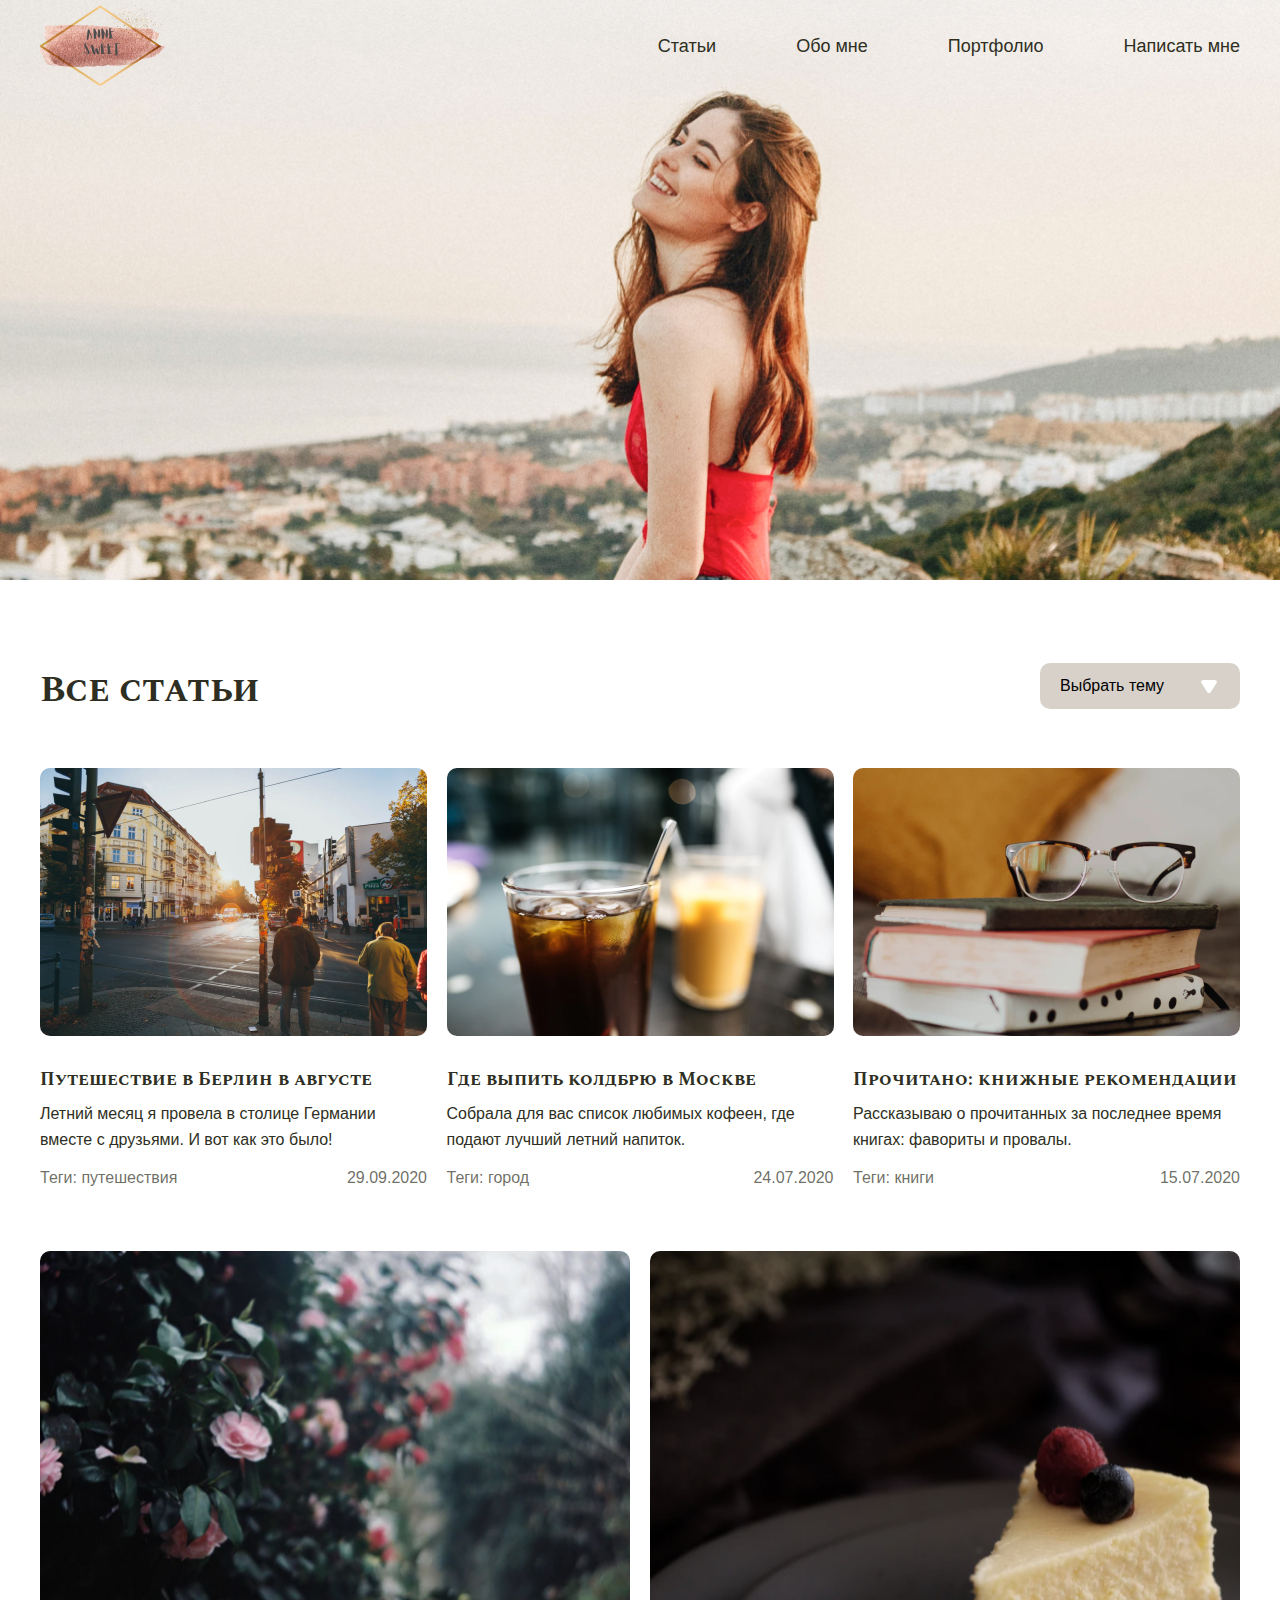
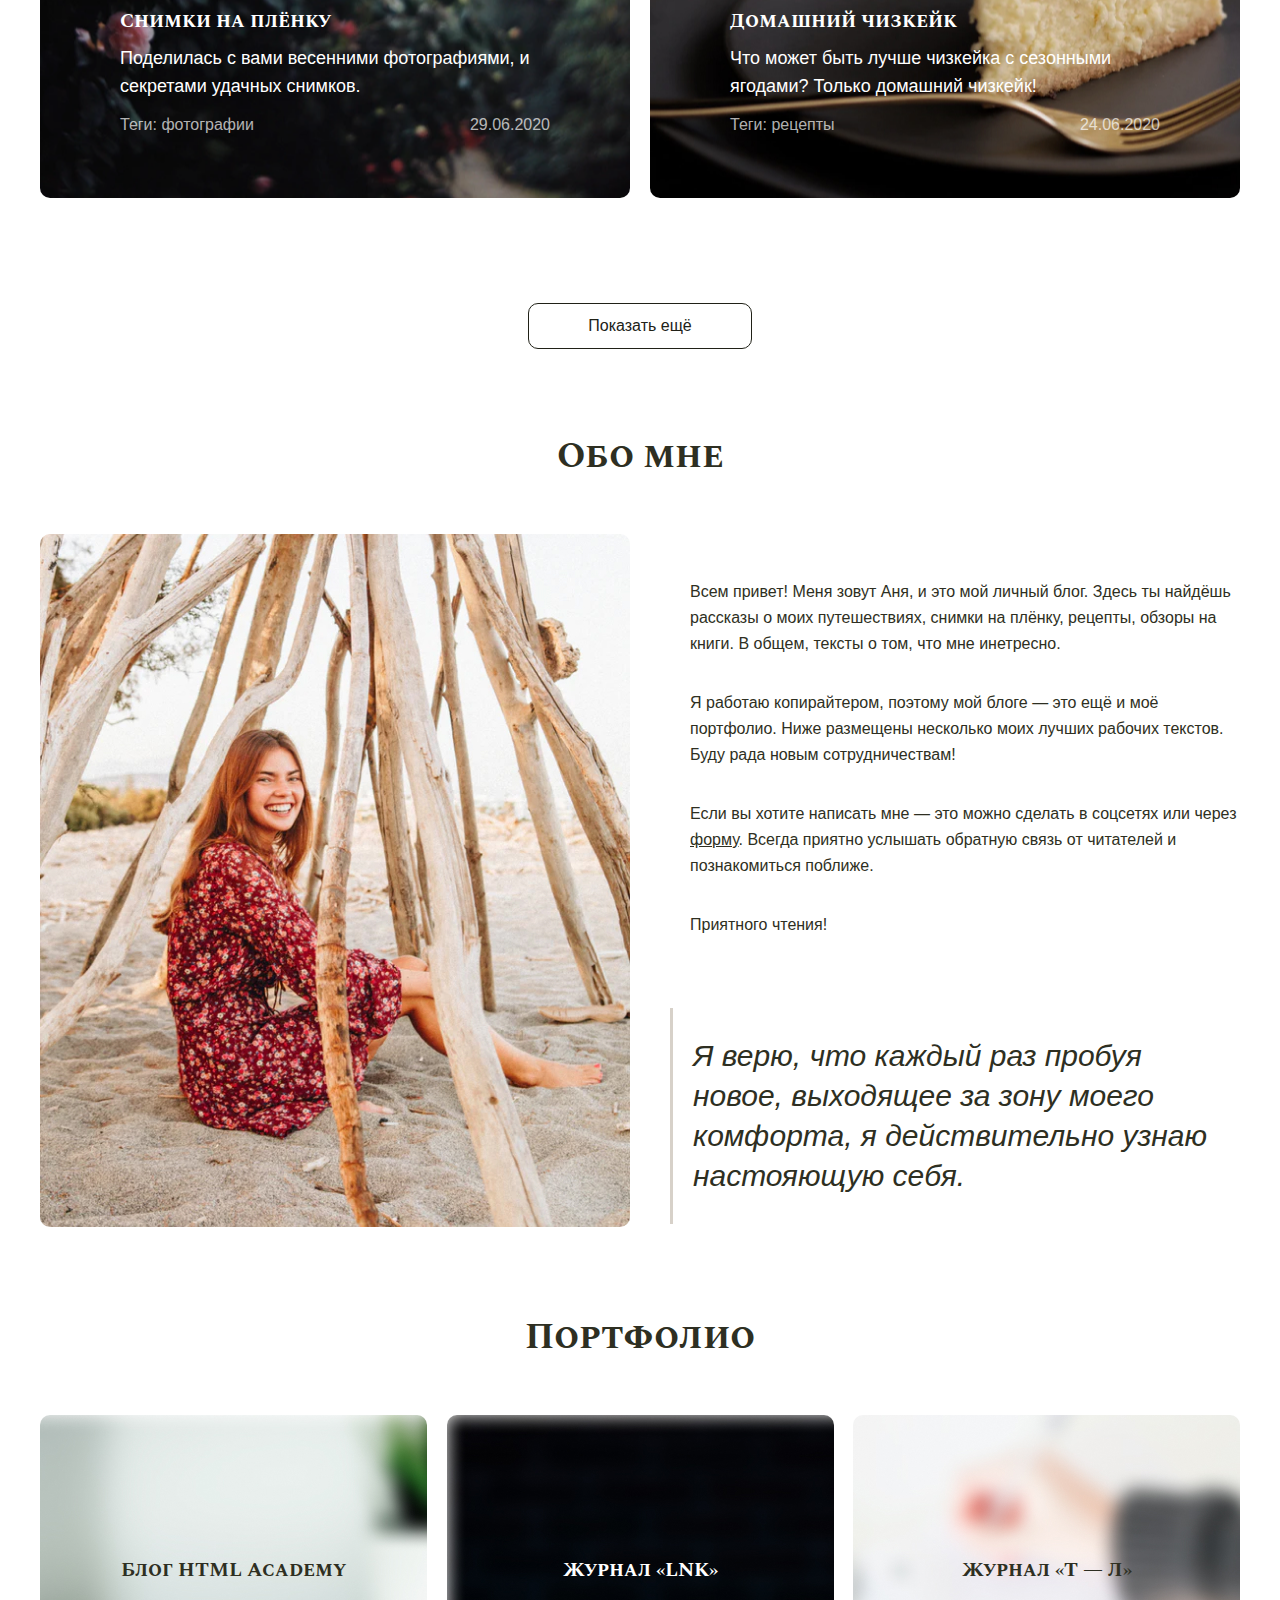
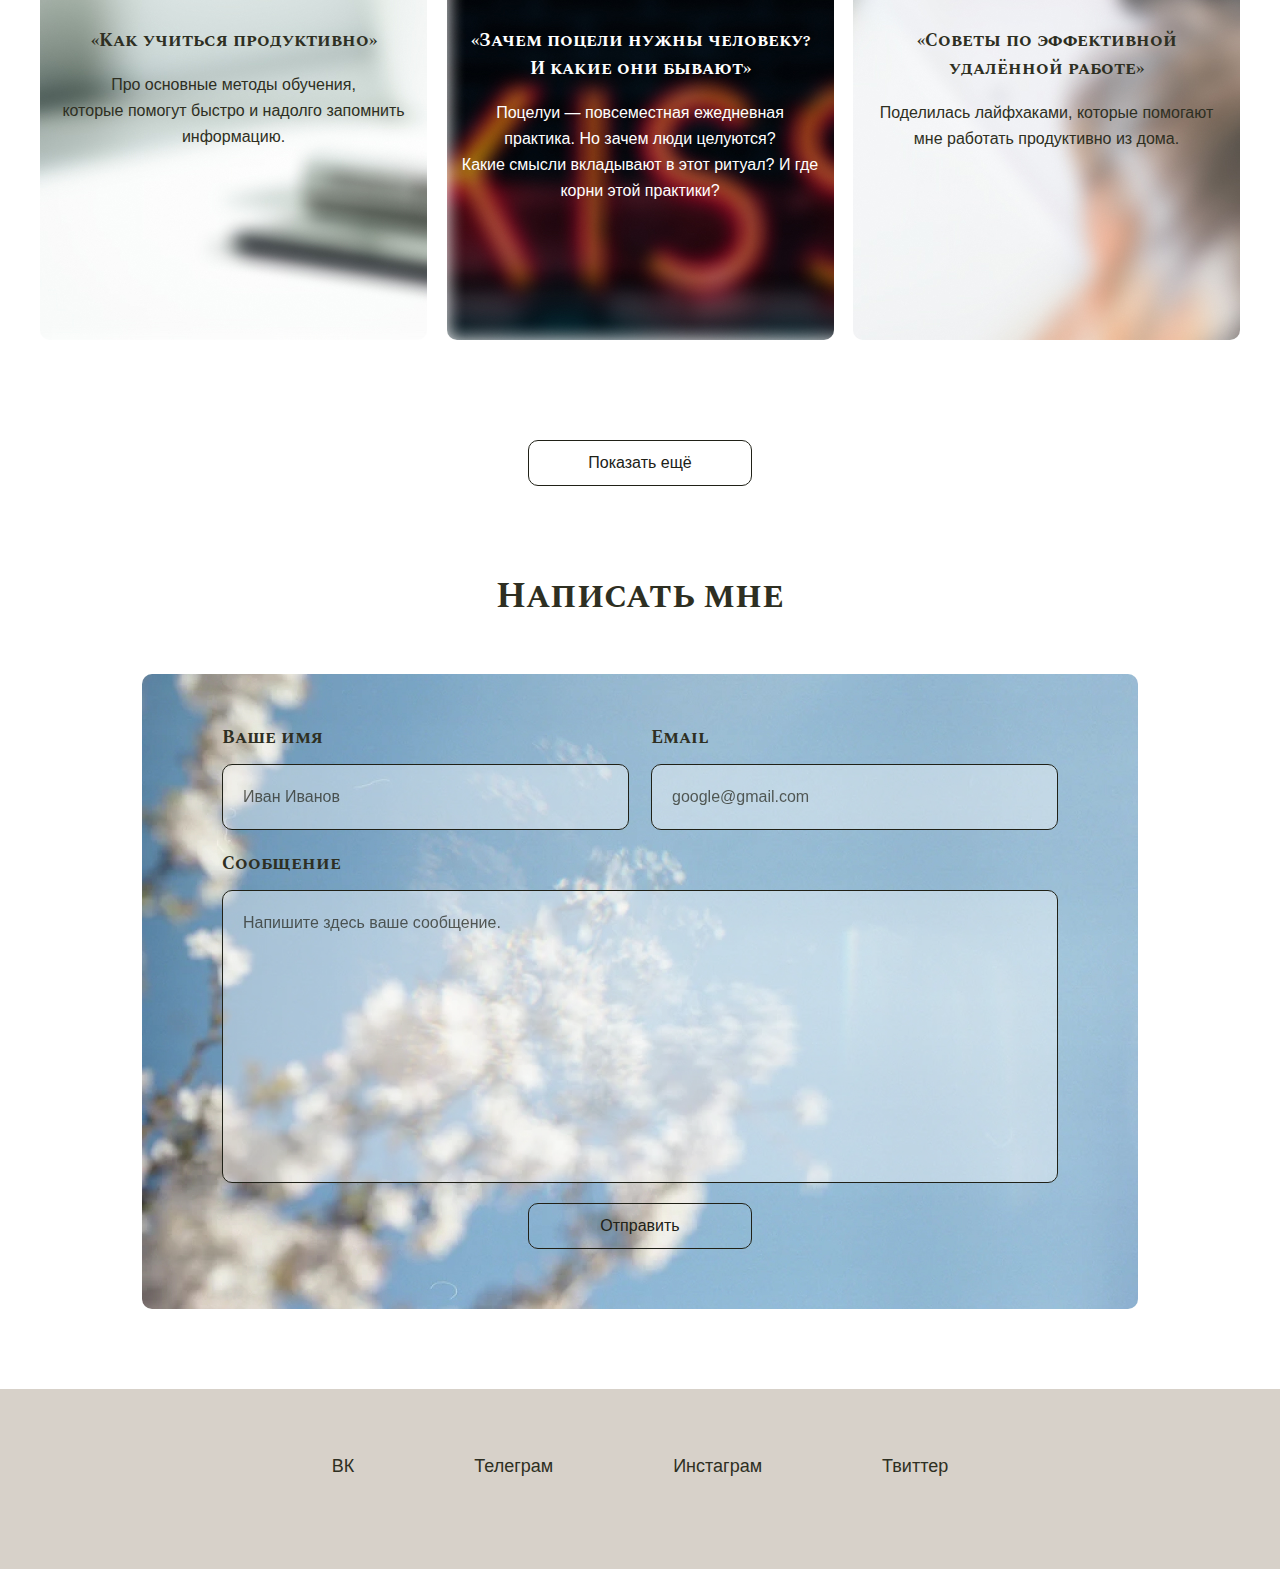
<file: index.html>
<!doctype html>
<html lang="ru">
<head>
	<meta charset="UTF-8">
	<meta name="viewport"
		  content="width=device-width, user-scalable=no, initial-scale=1.0, maximum-scale=1.0, minimum-scale=1.0">
	<meta http-equiv="X-UA-Compatible" content="ie=edge">
	<title>Anne Sweet</title>
	<link href="https://fonts.googleapis.com/css2?family=Spectral+SC:wght@700&display=swap" rel="stylesheet">
	<link rel="stylesheet" href="css/style.css">
</head>
<body>
<header class="header">
	<div class="container">
		<div class="header-logo">
			<img src="img/logo.svg" width="130" height="83" alt="Логотип Anne Sweet">
		</div>
		<nav class="nav">
			<ul class="nav-list">
				<li class="nav-item">
					<a class="nav-link" href="#articles">Статьи</a>
				</li>
				<li class="nav-item">
					<a class="nav-link" href="#about">Обо мне</a>
				</li>
				<li class="nav-item">
					<a class="nav-link" href="#portfolio">Портфолио</a>
				</li>
				<li class="nav-item">
					<a class="nav-link" href="#contact">Написать мне</a>
				</li>
			</ul>
		</nav>
	</div>
</header>
<main>

	<section class="banner banner-index"></section>

	<section id="articles" class="articles">
		<div class="container">
			<h2 class="articles-title">Все статьи</h2>
			<div class="articles-select-wrapper">
				<select class="articles-select" name="theme" id="theme">
					<option value="default">Выбрать тему</option>
					<option value="Путешествия">Путешествия</option>
					<option value="Город">Город</option>
					<option value="Книги">Книги</option>
					<option value="Фотографии">Фотографии</option>
					<option value="Рецепты">Рецепты</option>
					<option value="Все статьи">Все статьи</option>
				</select>
			</div>
			<ul class="articles-small-list">
				<li class="articles-small-item">
					<a href="article.html" class="articles-small-link">
						<img class="articles-small-img" width="387" height="268" src="img/articles-small-1.jpg" alt="Статья 1">
						<h3 class="articles-small-title">Путешествие в Берлин в августе </h3>
						<p class="articles-small-text">Летний месяц я провела в столице Германии вместе с друзьями. И вот как это было!</p>
						<div class="articles-small-info">
							<p class="articles-small-tag">Теги: путешествия</p>
							<p class="articles-small-date">29.09.2020</p>
						</div>
					</a>
				</li>
				<li class="articles-small-item">
					<a href="article.html" class="articles-small-link">
						<img class="articles-small-img" width="387" height="268" src="img/articles-small-2.jpg" alt="Статья 2">
						<h3 class="articles-small-title">Где выпить колдбрю в Москве</h3>
						<p class="articles-small-text">Собрала для вас список любимых кофеен, где подают лучший летний напиток.</p>
						<div class="articles-small-info">
							<p class="articles-small-tag">Теги: город</p>
							<p class="articles-small-date">24.07.2020</p>
						</div>
					</a>
				</li>
				<li class="articles-small-item">
					<a href="article.html" class="articles-small-link">
						<img class="articles-small-img" width="387" height="268" src="img/articles-small-3.jpg" alt="Статья 3">
						<h3 class="articles-small-title">Прочитано: книжные рекомендации</h3>
						<p class="articles-small-text">Рассказываю о прочитанных за последнее время книгах: фавориты и провалы.</p>
						<div class="articles-small-info">
							<p class="articles-small-tag">Теги: книги</p>
							<p class="articles-small-date">15.07.2020</p>
						</div>
					</a>
				</li>
			</ul>
			<ul class="articles-big-list">
				<li class="articles-big-item">
					<a href="article.html" class="articles-big-link articles-big-link-1">
						<h3 class="articles-big-title">Снимки на плёнку</h3>
						<p class="articles-big-text">Поделилась с вами весенними фотографиями, и секретами удачных снимков.</p>
						<div class="articles-big-info">
							<p class="articles-big-tag">Теги: фотографии</p>
							<p class="articles-big-date">29.06.2020</p>
						</div>
					</a>
				</li>
				<li class="articles-big-item">
					<a href="article.html" class="articles-big-link articles-big-link-2">
						<h3 class="articles-big-title">Домашний чизкейк</h3>
						<p class="articles-big-text">Что может быть лучше чизкейка с сезонными ягодами? Только домашний чизкейк!</p>
						<div class="articles-big-info">
							<p class="articles-big-tag">Теги: рецепты</p>
							<p class="articles-big-date">24.06.2020</p>
						</div>
					</a>
				</li>
			</ul>
			<button class="article-btn">Показать ещё</button>
		</div>
	</section>

	<section id="about" class="about">
		<div class="container">
			<h2 class="about-title">Обо мне</h2>
			<div class="about-wrapper">
				<img class="about-img" src="img/about-img.jpg" width="590" height="693" alt="Anne Sweet на пляже">
				<div class="about-info">
					<div class="about-info-text">
						<p>Всем привет! Меня зовут Аня, и это мой личный блог. Здесь ты найдёшь рассказы о моих путешествиях, снимки на плёнку, рецепты, обзоры на книги. В общем, тексты о том, что мне инетресно.</p>
						<p>Я работаю копирайтером, поэтому мой блоге — это ещё и моё портфолио. Ниже размещены несколько моих лучших рабочих текстов. Буду рада новым сотрудничествам!</p>
						<p>Если вы хотите написать мне — это можно сделать в соцсетях или через <a href="#contact">форму</a>. Всегда приятно услышать обратную связь от читателей и познакомиться поближе.</p>
						<p>Приятного чтения!</p>
					</div>
					<blockquote class="about-blockquote">
						Я верю, что каждый раз пробуя новое, выходящее за зону моего комфорта, я действительно узнаю настояющую себя.
					</blockquote>
				</div>
			</div>
		</div>	
	</section>

	<section id="portfolio" class="portfolio">
		<div class="container">
			<h2 class="portfolio-title">Портфолио</h2>
			<div class="portfolio-wrapper">
				<a class="portfolio-card portfolio-card-1" href="article.html" target="_blank">
					<p class="portfolio-card-name">Блог HTML Academy</p>
					<h3 class="portfolio-card-title">«Как учиться продуктивно»</h3>
					<p class="portfolio-card-text">Про основные методы обучения, которые&nbsp;помогут быстро и надолго запомнить информацию.</p>
				</a>
				<a class="portfolio-card portfolio-card-2" href="article.html" target="_blank">
					<p class="portfolio-card-name">Журнал «LNK»</p>
					<h3 class="portfolio-card-title">«Зачем поцели нужны человеку? И&nbsp;какие они бывают»</h3>
					<p class="portfolio-card-text">Поцелуи — повсеместная ежедневная практика. Но зачем люди целуются? Какие&nbsp;смысли вкладывают в этот ритуал? И&nbsp;где корни этой практики?</p>
				</a>
				<a class="portfolio-card portfolio-card-3" href="article.html" target="_blank">
					<p class="portfolio-card-name">Журнал «Т — Л»</p>
					<h3 class="portfolio-card-title">«Советы по эффективной удалённой работе»</h3>
					<p class="portfolio-card-text">Поделилась лайфхаками, которые помогают мне работать продуктивно из дома. </p>
				</a>
			</div>
			<button class="portfolio-btn">Показать ещё</button>
		</div>
	</section>

	<section id="contact" class="contact">
		<div class="container">
			<h2 class="contact-title">Написать мне</h2>
			<fotm class="contact-form">
				<div class="contact-form-half">
					<label class="contact-label" for="name">Ваше имя</label>
					<input class="contact-input" type="text" id="name" name="name" placeholder="Иван Иванов" required>
				</div>
				<div class="contact-form-half">
					<label class="contact-label" for="email">Email</label>
					<input class="contact-input" type="email" id="email" name="name" placeholder="google@gmail.com" required>
				</div>
				<label class="contact-label" for="message">Сообщение</label>
				<textarea class="contact-textarea" id="message" name="message" placeholder="Напишите здесь ваше сообщение." rows="17" minlength="10" maxlength="200"></textarea>
				<input class="contact-btn" type="submit" value="Отправить">
			</fotm>
		</div>
	</section>
</main>

<footer class="footer">
	<div class="container">
		<ul class="footer-list">
			<li class="footer-item">
				<a class="footer-link" href="https://vk.com/htmlacademy" target="_blank">ВК</a>
			</li>
			<li class="footer-item">
				<a class="footer-link" href="tg://resolve?domain=htmlacademy" target="_blank">Телеграм</a>
			</li>
			<li class="footer-item">
				<a class="footer-link" href="https://www.instagram.com/htmlacademy/" target="_blank">Инстаграм</a>
			</li>
			<li class="footer-item">
				<a class="footer-link" href="https://twitter.com/htmlacademy_ru" target="_blank">Твиттер</a>
			</li>
		</ul>
	</div>
</footer>
</body>
</html>
</file>
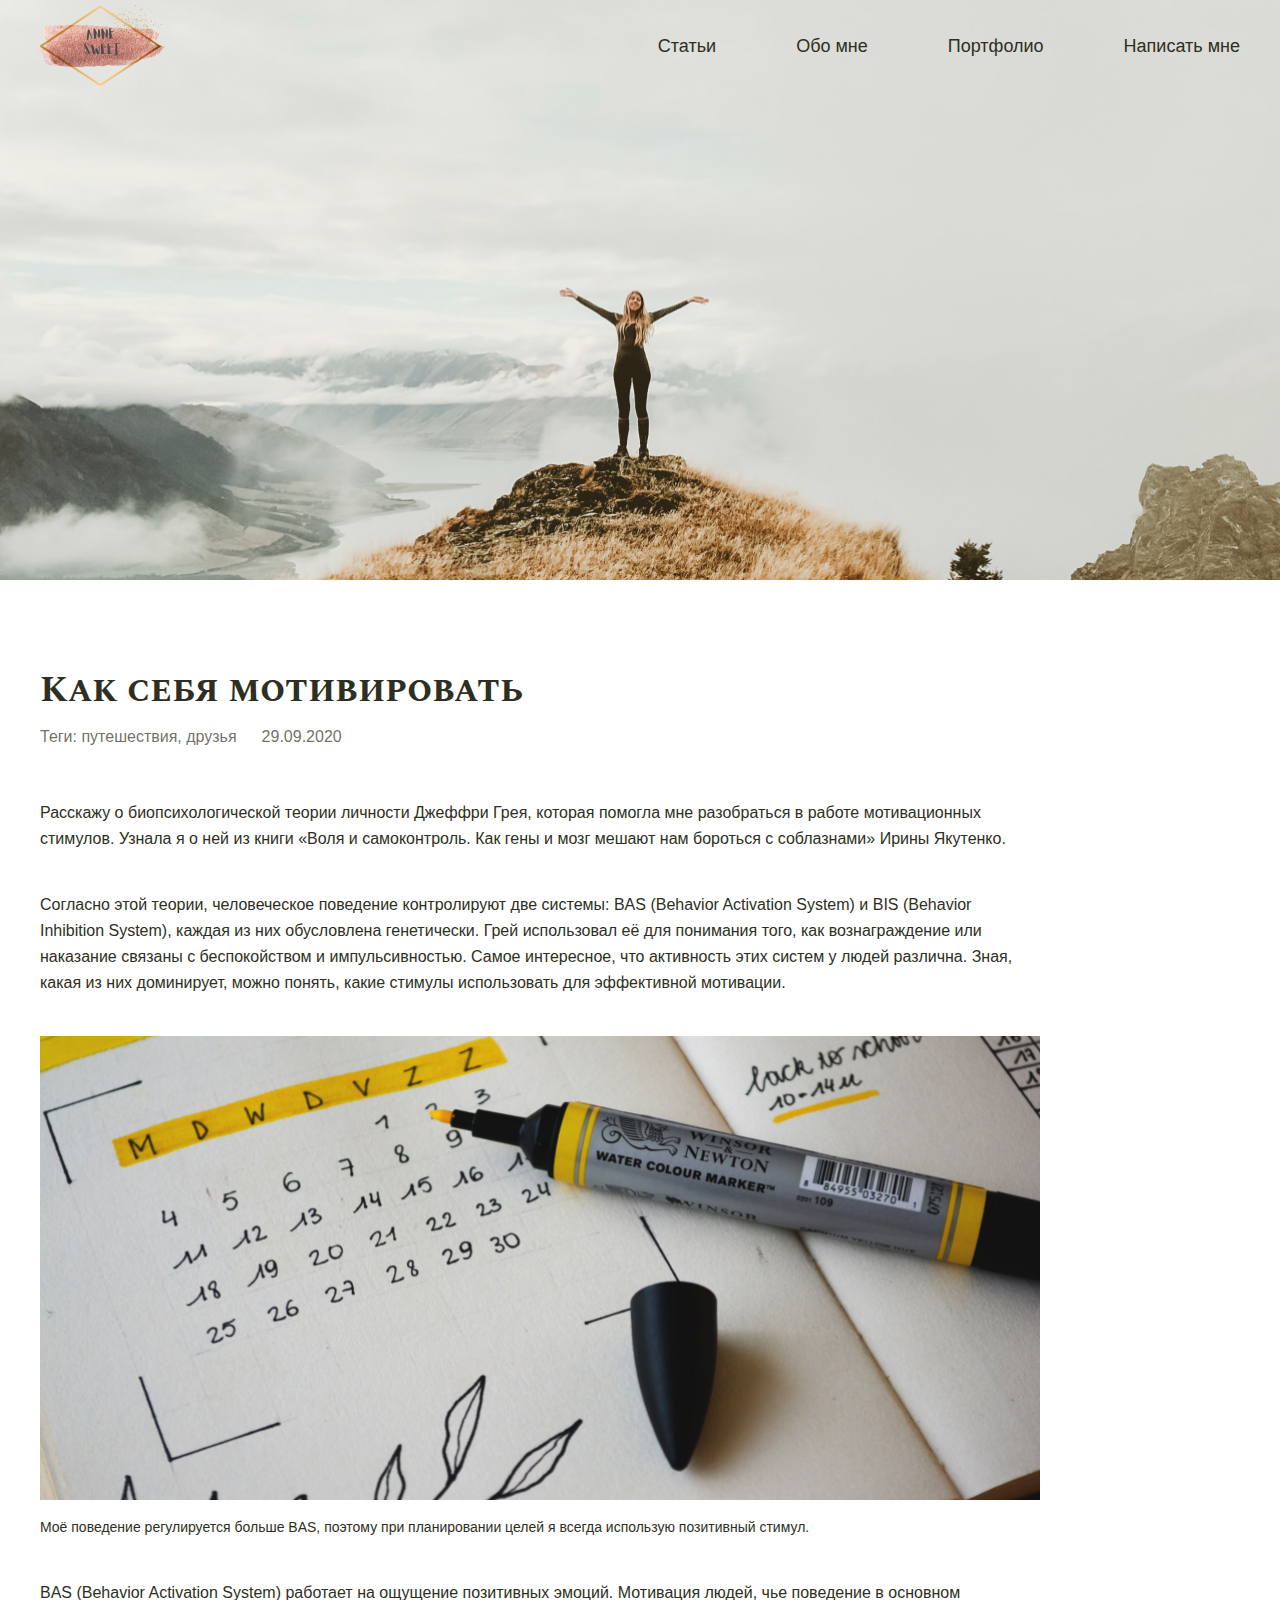
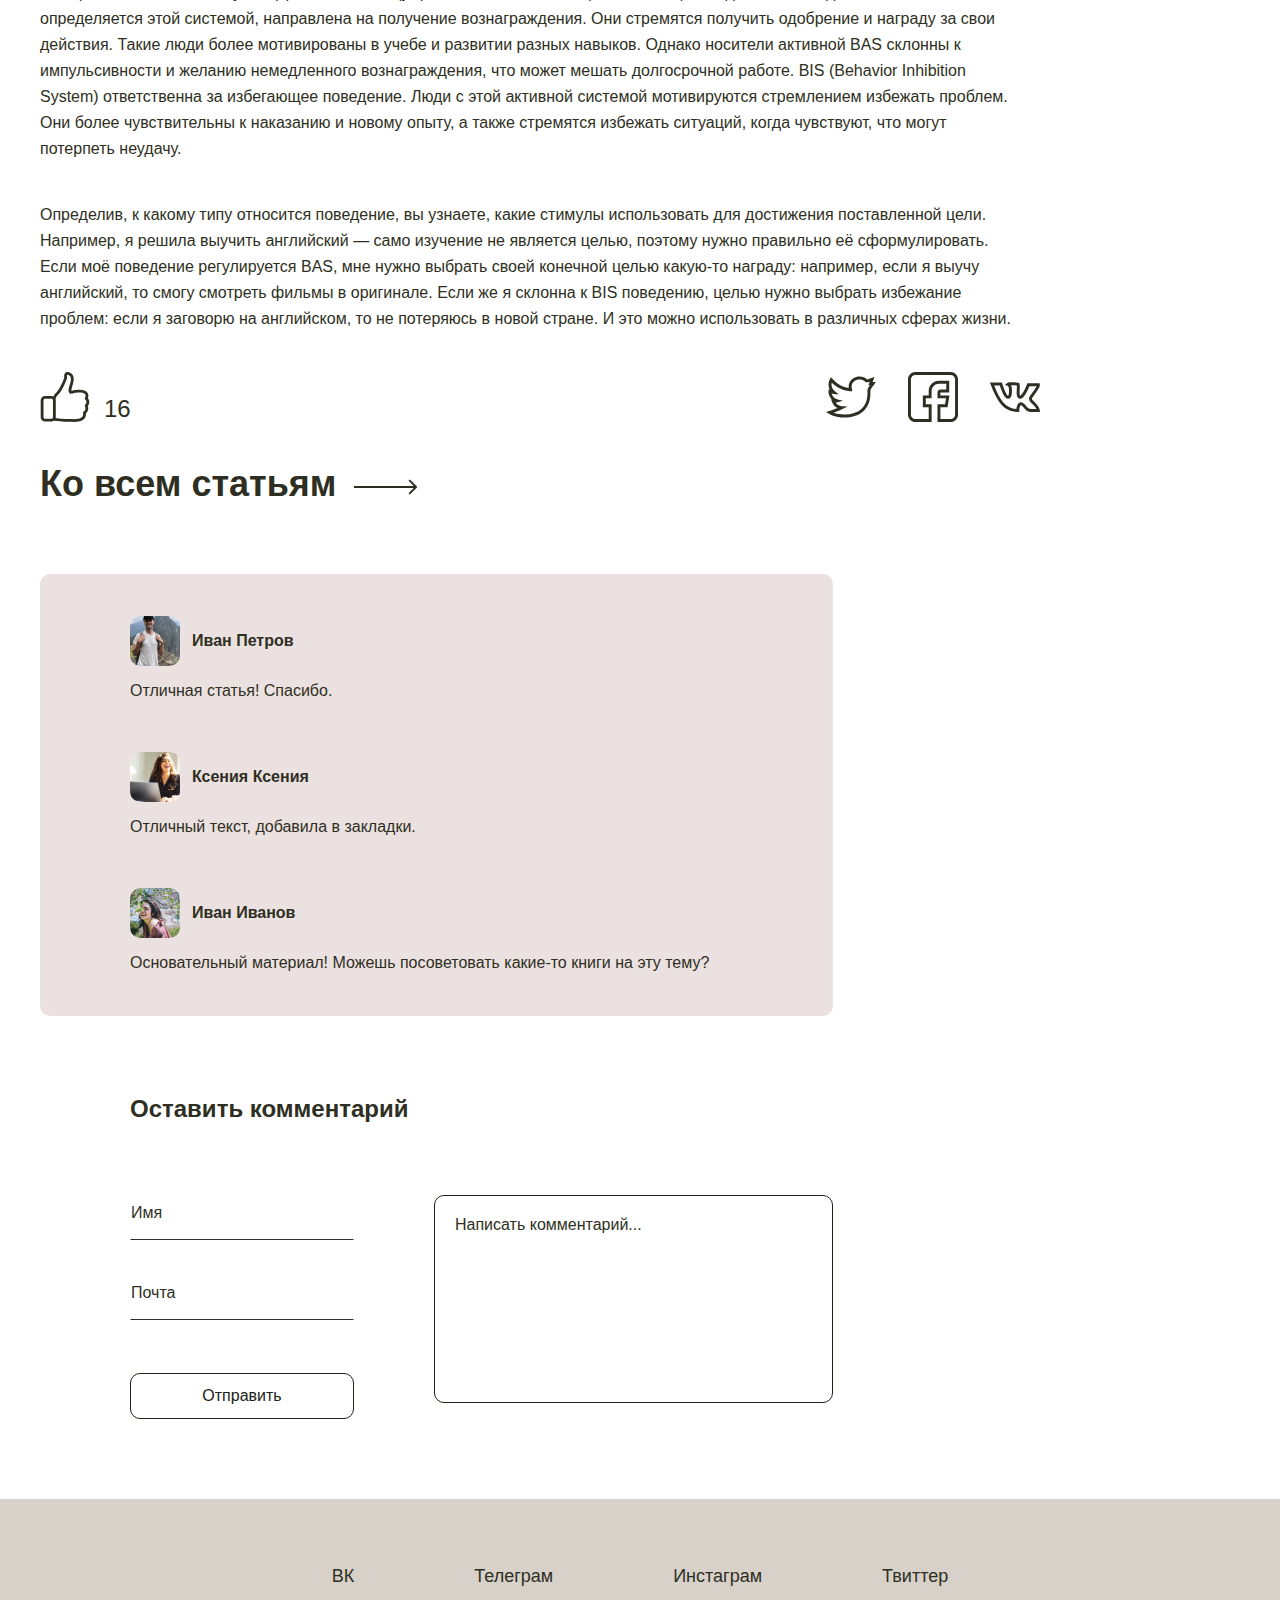
<file: article.html>
<!doctype html>
<html lang="ru">
<head>
	<meta charset="UTF-8">
	<meta name="viewport"
		  content="width=device-width, user-scalable=no, initial-scale=1.0, maximum-scale=1.0, minimum-scale=1.0">
	<meta http-equiv="X-UA-Compatible" content="ie=edge">
	<title>Как себя мотивировать | Anne Sweet</title>
	<link href="https://fonts.googleapis.com/css2?family=Spectral+SC:wght@700&display=swap" rel="stylesheet">
	<link rel="stylesheet" href="css/style.css">
</head>
<body>
<header class="header">
	<div class="container">
		<a class="header-logo" href="index.html">
			<img src="img/logo.svg" width="130" height="83" alt="Логотип Anne Sweet">
		</a>
		<nav class="nav">
			<ul class="nav-list">
				<li class="nav-item">
					<a class="nav-link" href="index.html#articles">Статьи</a>
				</li>
				<li class="nav-item">
					<a class="nav-link" href="index.html#about">Обо мне</a>
				</li>
				<li class="nav-item">
					<a class="nav-link" href="index.html#portfolio">Портфолио</a>
				</li>
				<li class="nav-item">
					<a class="nav-link" href="index.html#contact">Написать мне</a>
				</li>
			</ul>
		</nav>
	</div>
</header>
<main>

	<section class="banner banner-article"></section>
	<section class="article">
		<div class="container">
			<div class="article-wrapper">
				<h2 class="article-title">Как себя мотивировать</h2>
				<div class="article-info">
					<p class="article-tag">Теги: путешествия, друзья</p>
					<p class="article-date">29.09.2020</p>
				</div>
				<div class="article-content">
					<p class="article-text">Расскажу о биопсихологической теории личности Джеффри Грея, которая помогла мне разобраться в работе мотивационных стимулов. Узнала я о ней из книги «Воля и самоконтроль. Как гены и мозг мешают нам бороться с соблазнами» Ирины Якутенко.</p>
					<p class="article-text">Согласно этой теории, человеческое поведение контролируют две системы: BAS (Behavior Activation System) и BIS (Behavior Inhibition System), каждая из них обусловлена генетически. Грей использовал её для понимания того, как вознаграждение или наказание связаны с беспокойством и импульсивностью. Самое интересное, что активность этих систем у людей различна. Зная, какая из них доминирует, можно понять, какие стимулы использовать для эффективной мотивации.</p>
					<figure class="article-figure">
						<img class="article-img" src="img/article-img.jpg" alt="Календарь">
						<figcaption  class="article-figcaption">Моё поведение регулируется больше BAS, поэтому при планировании целей я всегда использую позитивный стимул.</figcaption>
					</figure>
					<p class="article-text">BAS (Behavior Activation System) работает на ощущение позитивных эмоций. Мотивация людей, чье поведение в основном определяется этой системой, направлена на получение вознаграждения. Они стремятся получить одобрение и награду за свои действия. Такие люди более мотивированы в учебе и развитии разных навыков. Однако носители активной BAS склонны к импульсивности и желанию немедленного вознаграждения, что может мешать долгосрочной работе. BIS (Behavior Inhibition System) ответственна за избегающее поведение. Люди с этой активной системой мотивируются стремлением избежать проблем. Они более чувствительны к наказанию и новому опыту, а также стремятся избежать ситуаций, когда чувствуют, что могут потерпеть неудачу.</p>
					<p class="article-text">Определив, к какому типу относится поведение, вы узнаете, какие стимулы использовать для достижения поставленной цели. Например, я решила выучить английский — само изучение не является целью, поэтому нужно правильно её сформулировать. Если моё поведение регулируется BAS, мне нужно выбрать своей конечной целью какую-то награду: например, если я выучу английский, то смогу смотреть фильмы в оригинале. Если же я склонна к BIS поведению, целью нужно выбрать избежание проблем: если я заговорю на английском, то не потеряюсь в новой стране. И это можно использовать в различных сферах жизни.</p>
				</div>
				<div class="article-btn-wrapper">
					<div class="article-like">
						<button class="article-like-btn">Лайк</button>
						<span class="article-like-count">16</span>
					</div>
					<ul class="article-social-list">
						<li class="article-social-item">
							<a class="article-social-link article-social-link-tw" href="https://twitter.com/htmlacademy_ru" target="_blank">Twitter</a>
						</li>
						<li class="article-social-item">
							<a class="article-social-link article-social-link-fb" href="https://www.facebook.com/htmlacademy" target="_blank">Facebook</a>
						</li>
						<li class="article-social-item">
							<a class="article-social-link article-social-link-vk" href="https://vk.com/htmlacademy" target="_blank">ВК</a>
						</li>
					</ul>
				</div>
				<a class="article-link-back" href="index.html#articles">Ко всем статьям</a>
			</div>
		</div>
	</section>

	<section class="comments">
		<div class="container">
			<div class="comments-wrapper">
				<ul class="comments-list">
					<li class="comments-item">
						<div class="comments-user">
							<img class="comments-user-img" width="50" height="50" src="img/comments-user-1.png" alt="Фото пользователя Иван Петров">
							<p class="comments-user-name">Иван Петров</p>
						</div>
						<p class="comments-text">Отличная статья! Спасибо.</p>
					</li>
					<li class="comments-item">
						<div class="comments-user">
							<img class="comments-user-img" width="50" height="50" src="img/comments-user-2.png" alt="Фото пользователя Ксения Ксения">
							<p class="comments-user-name">Ксения Ксения</p>
						</div>
						<p class="comments-text">Отличный текст, добавила в закладки.</p>
					</li>
					<li class="comments-item">
						<div class="comments-user">
							<img class="comments-user-img" width="50" height="50" src="img/comments-user-3.png" alt="Фото пользователя Иван Иванов">
							<p class="comments-user-name">Иван Иванов</p>
						</div>
						<p class="comments-text">Основательный материал! Можешь посоветовать какие-то книги на эту тему?</p>
					</li>
				</ul>
				<div class="comments-form-wrapper">
					<h3 class="comments-form-name">Оставить комментарий</h3>
					<form class="comments-form">
						<div class="comments-form-info">
							<input class="comments-input" type="text" id="name" name="name" placeholder="Имя" required>
							<input class="comments-input" type="email" id="email" name="name" placeholder="Почта" required>
							<input class="comments-btn" type="submit" value="Отправить">
						</div>
						<textarea class="comments-textarea" id="comment" name="comment" placeholder="Написать комментарий..." rows="12"  minlength="10" maxlength="200"></textarea>
					</form>
				</div>
			</div>
		</div>
	</section>

</main>

<footer class="footer">
	<div class="container">
		<ul class="footer-list">
			<li class="footer-item">
				<a class="footer-link" href="https://vk.com/htmlacademy" target="_blank">ВК</a>
			</li>
			<li class="footer-item">
				<a class="footer-link" href="tg://resolve?domain=htmlacademy" target="_blank">Телеграм</a>
			</li>
			<li class="footer-item">
				<a class="footer-link" href="https://www.instagram.com/htmlacademy/" target="_blank">Инстаграм</a>
			</li>
			<li class="footer-item">
				<a class="footer-link" href="https://twitter.com/htmlacademy_ru" target="_blank">Твиттер</a>
			</li>
		</ul>
	</div>
</footer>
</body>
</html>
</file>
<file: css/style.css>
* {
    margin: 0;
    padding: 0;
}
body {
    font-family: 'Open Sans', Arial, sans-serif;
    color: #2E2F22;
}
.container {
    max-width: 1200px;
    padding: 0 20px;
    margin: 0 auto;
}

.header .container {
    min-height: 92px;
    display: flex;
    align-items: center;
    justify-content: space-between;
}

.header .header-logo img {
    width: 130px;
    height: 83px;
}

.header .nav-list {
    display: flex;
    list-style: none;
}

.header .nav-item {
    margin-right: 80px;
}
.header .nav-item:last-child {
    margin-right: 0;
}

.header .nav-link {
    font-weight: normal;
    font-size: 18px;
    line-height: 25px;
    color: #2E2F22;
    text-decoration: none;
    transition: .3s;
}
.header .nav-link:hover {
    opacity: .8;
}

.banner {
    max-width: 1440px;
    background-repeat: no-repeat;
    background-size: cover;
    background-position: 50% 0;
    height: 580px;
    margin: -92px auto 0;
}
.banner.banner-index {
    background-image: url(../img/banner-index.jpg);
}
.banner.banner-article {
    background-image: url(../img/banner-article.jpg);
}

.articles .container {
    padding-top: 83px;
    padding-bottom: 40px;
    position: relative;
}
.articles .articles-select-wrapper {
    position: absolute;
    display: inline-block;
    top: 83px;
    right: 20px;
    height: 47px;
}
.articles .articles-select-wrapper:before {
    content: "";
    position: absolute;
    top: 50%;
    right: 20px;
    transform: translateY(-50%);
    width: 22px;
    height: 20px;
    background: url(../img/article-select-arrow.svg) no-repeat 50% 50% / 16px 14px;
    z-index: 2;
}
.articles .articles-select {
    display: inline-block;
    background: #D7D1C9;
    border-radius: 10px;
    min-width: 200px;
    box-sizing: border-box;
    position: relative;
    font-size: 16px;
    line-height: 22px;
    padding: 12px 50px 12px 20px;
    outline: none;
    margin-bottom: -10px;
    -moz-appearance: none;
    -webkit-appearance: none;
    appearance: none;
    border: none;
}
.articles .articles-title {
    font-family: 'Spectral SC', serif;
    font-weight: bold;
    font-size: 36px;
    line-height: 55px;
    margin-bottom: 50px;
}
.articles .articles-small-list {
    display: flex;
    list-style: none;
    margin-bottom: 60px;
    justify-content: space-between;
}

.articles .articles-small-item {
    width: 387px;
}
.articles .articles-small-link {
    display: block;
    color: #2E2F22;
    text-decoration: none;
    transition: .3s;
}
.articles .articles-small-link:hover {
    opacity: .9;
}
.articles .articles-small-img {
    border-radius: 10px;
    margin-bottom: 26px;
}

.articles .articles-small-title {
    font-family: 'Spectral SC', serif;
    font-weight: bold;
    font-size: 18px;
    line-height: 27px;
    margin-bottom: 8px;
}
.articles .articles-small-text {
    font-weight: normal;
    font-size: 16px;
    line-height: 26px;
    margin-bottom: 12px;
}
.articles .articles-small-info {
    display: flex;
    justify-content: space-between;
}
.articles .articles-small-info .articles-small-tag {
    font-size: 16px;
    line-height: 26px;
    color: rgba(46, 47, 34, 0.7);
}
.articles .articles-small-info .articles-small-date {
    font-size: 16px;
    line-height: 26px;
    color: rgba(46, 47, 34, 0.7);
}
.articles .articles-big-list {
    display: flex;
    justify-content: space-between;
    list-style: none;
    margin-bottom: 100px;
}
.articles .articles-big-item {
    width: 590px;
    height: 552px;
}
.articles .articles-big-link {
    display: block;
    background-repeat: no-repeat;
    background-size: cover;
    background-position: 50% 50%;
    padding: 355px 80px 60px;
    color: #FFF;
    text-decoration: none;
    transition: .3s;
    border-radius: 10px;
}
.articles  .articles-big-link:hover {
    opacity: .9;
}
.articles  .articles-big-link.articles-big-link-1 {
    background-image: url(../img/articles-big-1.jpg);
}
.articles  .articles-big-link.articles-big-link-2 {
    background-image: url(../img/articles-big-2.jpg);
}
.articles .articles-big-title {
    font-family: 'Spectral SC', serif;
    font-weight: bold;
    font-size: 20px;
    line-height: 30px;
    margin-bottom: 8px;
}
.articles .articles-big-text {
    font-weight: normal;
    font-size: 18px;
    line-height: 28px;
    margin-bottom: 12px;
}
.articles .articles-big-info {
    display: flex;
    justify-content: space-between;
}
.articles .articles-big-info .articles-big-tag {
    font-size: 16px;
    line-height: 26px;
    color: rgba(255, 255, 255, 0.7);
}
.articles .articles-big-info .articles-big-date {
    font-size: 16px;
    line-height: 26px;
    color: rgba(255, 255, 255, 0.7);
}
.articles .article-btn {
    margin: 0 auto;
    display: flex;
    justify-content: center;
    align-items: center;
    text-align: center;
    border: 1px solid #202117;
    border-radius: 10px;
    width: 224px;
    height: 46px;
    font-size: 16px;
    line-height: 22px;
    color: #202117;
    background: #fff;
    transition: .3s;
    cursor: pointer;
}
.articles .article-btn:hover {
    opacity: .8;
}
.about .container {
    padding-top: 40px;
    padding-bottom: 43px;
}
.about .about-title {
    font-family: 'Spectral SC', serif;
    font-weight: bold;
    font-size: 36px;
    line-height: 55px;
    margin-bottom: 50px;
    text-align: center;
}
.about .about-wrapper {
    display: flex;
    justify-content: space-between;
}
.about .about-img {
    display: block;
    width: 590px;
    height: 693px;
    border-radius: 10px;
}
.about .about-info {
    width: 570px;
}
.about .about-info-text {
    padding: 45px 0 70px 20px;
}
.about .about-info-text p {
    font-size: 16px;
    line-height: 26px;
    margin-bottom: 33px;
}
.about .about-info-text p:last-child {
    margin-bottom: 0;
}
.about .about-info-text p a {
    color: #2E2F22;
    transition: .3s;
}
.about .about-info-text p a:hover {
    opacity: .8;
}
.about .about-blockquote {
    border-left: 3px solid #D7D1C9;
    padding: 28px 0 28px 20px;
    font-style: italic;
    font-weight: normal;
    font-size: 30px;
    line-height: 40px;
}
.portfolio {
    padding-top: 40px;
    padding-bottom: 43px;
}
.portfolio .portfolio-title {
    font-family: 'Spectral SC', serif;
    font-weight: bold;
    font-size: 36px;
    line-height: 55px;
    margin-bottom: 50px;
    text-align: center;
}
.portfolio .portfolio-wrapper {
    display: flex;
    justify-content: space-between;
    margin-bottom: 100px;
}
.portfolio .portfolio-card {
    display: block;
    width: 387px;
    height: 525px;
    border-radius: 10px;
    background-repeat: no-repeat;
    background-size: cover;
    background-position: 50% 50%;
    padding: 140px 15px 20px;
    box-sizing: border-box;
    text-align: center;
    text-decoration: none;
    transition: .3s;
}
.portfolio .portfolio-card:hover {
    opacity: .9;
}
.portfolio .portfolio-card.portfolio-card-1 {
    background-image: url(../img/portfolio-bg-1.jpg);
    color: #2E2F22;
}
.portfolio .portfolio-card.portfolio-card-2 {
    background-image: url(../img/portfolio-bg-2.jpg);
    color: #FFF;
}
.portfolio .portfolio-card.portfolio-card-3 {
    background-image: url(../img/portfolio-bg-3.jpg);
    color: #2E2F22;
}
.portfolio .portfolio-card-name {
    font-family: 'Spectral SC', serif;
    font-weight: bold;
    font-size: 20px;
    line-height: 30px;
    margin-bottom: 42px;
}
.portfolio .portfolio-card-title {
    font-family: 'Spectral SC', serif;
    font-weight: bold;
    font-size: 18px;
    line-height: 28px;
    margin-bottom: 17px;
}
.portfolio .portfolio-card-text {
    font-size: 16px;
    line-height: 26px;
}
.portfolio .portfolio-btn {
    margin: 0 auto;
    display: flex;
    justify-content: center;
    align-items: center;
    text-align: center;
    border: 1px solid #202117;
    border-radius: 10px;
    width: 224px;
    height: 46px;
    font-size: 16px;
    line-height: 22px;
    color: #202117;
    background: #fff;
    transition: .3s;
    cursor: pointer;
}
.portfolio .portfolio-btn:hover {
    opacity: .8;
}
.contact {
    padding-top: 40px;
    padding-bottom: 80px;
}
.contact .contact-title {
    font-family: 'Spectral SC', serif;
    font-weight: bold;
    font-size: 36px;
    line-height: 55px;
    margin-bottom: 50px;
    text-align: center;
}
.contact .contact-form {
    display: flex;
    flex-wrap: wrap;
    justify-content: space-between;
    background: url(../img/contact-bg.jpg) no-repeat 50% 50% /cover;
    padding: 50px 80px 60px;
    border-radius: 10px;
    max-width: 836px;
    margin: 0 auto;
}
.contact .contact-form-half {
    width: 407px;
    margin-bottom: 20px;
}
.contact .contact-label {
    display: block;
    width: 100%;
    font-family: 'Spectral SC', serif;
    font-weight: bold;
    font-size: 18px;
    line-height: 28px;
    margin-bottom: 12px;
}
.contact .contact-input {
    display: block;
    width: 100%;
    background: rgba(255, 255, 255, 0.4);
    outline: none;
    border: 1px solid #202117;
    box-sizing: border-box;
    border-radius: 10px;
    padding: 21px 20px;
    font-size: 16px;
    line-height: 22px;
    font-family: 'Open Sans', Arial, sans-serif;
}
.contact .contact-textarea {
    display: block;
    width: 100%;
    background: rgba(255, 255, 255, 0.4);
    outline: none;
    border: 1px solid #202117;
    box-sizing: border-box;
    border-radius: 10px;
    padding: 21px 20px;
    margin-bottom: 20px;
    resize: none;
    height: 293px;
    font-size: 16px;
    line-height: 22px;
    font-family: 'Open Sans', Arial, sans-serif;
}
.contact .contact-input::placeholder,
.contact .contact-textarea::placeholder{
    color: #202117;
    opacity: .7;
    font-size: 16px;
    line-height: 22px;
    font-family: 'Open Sans', Arial, sans-serif;
}
.contact .contact-btn {
    margin: 0 auto;
    display: flex;
    justify-content: center;
    align-items: center;
    text-align: center;
    border: 1px solid #202117;
    border-radius: 10px;
    width: 224px;
    height: 46px;
    font-size: 16px;
    line-height: 22px;
    color: #202117;
    transition: .3s;
    cursor: pointer;
    background: none;
}
.contact .contact-btn:hover {
    opacity: .8;
}
.article {
    padding-top: 83px;
    padding-bottom: 66px;
}
.article .article-wrapper {
    max-width: 1000px;
}
.article .article-title {
    font-family: 'Spectral SC', serif;
    font-weight: bold;
    font-size: 36px;
    line-height: 55px;
    margin-bottom: 6px;
}
.article .article-info {
    display: flex;
    margin-bottom: 50px;
}
.article .article-tag {
    font-size: 16px;
    line-height: 26px;
    color: rgba(46, 47, 34, 0.7);
    margin-right: 25px;
}
.article .article-date {
    font-size: 16px;
    line-height: 26px;
    color: rgba(46, 47, 34, 0.7);
}
.article .article-content {
    margin-bottom: 40px;
}
.article .article-content>*:last-child {
    margin-bottom: 0;
}
.article .article-text {
    font-size: 16px;
    line-height: 26px;
    padding-right: 25px;
    margin-bottom: 40px;
}
.article .article-figure {
    margin-bottom: 40px;
}
.article .article-img {
   width: 100%;
    margin-bottom: 10px;
}
.article .article-figcaption {
    font-size: 14px;
    line-height: 26px;
}
.article .article-btn-wrapper {
    display: flex;
    justify-content: space-between;
    margin-bottom: 37px;
}
.article .article-like {
    display: flex;
    align-items: flex-end;
}
.article .article-like-btn {
    display: block;
    width: 50px;
    height: 50px;
    margin-right: 14px;
    outline: none;
    font-size: 0;
    color: transparent;
    border: none;
    background: url(../img/article-btn-like.svg) no-repeat 50% 50% /contain;
    transition: .3s;
    cursor: pointer;
}
.article .article-like-btn:hover {
    opacity: 0.8;
}
.article .article-like-count {
    font-size: 24px;
    line-height: 26px;
}
.article .article-social-list {
    display: flex;
    list-style: none;
}
.article .article-social-item {
    margin-right: 32px;
}
.article .article-social-item:last-child {
    margin-right: 0;
}
.article .article-social-link {
    display: block;
    outline: none;
    font-size: 0;
    color: transparent;
    border: none;
    width: 50px;
    height: 50px;
    transition: .3s;
    background-repeat: no-repeat;
    background-size: contain;
    background-position: 50% 50%;
    text-decoration: none;
}
.article .article-social-link:hover {
    opacity: .8;
}
.article .article-social-link.article-social-link-tw {
    background-image: url(../img/article-btn-tw.svg);
}
.article .article-social-link.article-social-link-fb {
    background-image: url(../img/article-btn-fb.svg);
}
.article .article-social-link.article-social-link-vk {
    background-image: url(../img/article-btn-vk.svg);
}
.article .article-link-back {
    display: inline-block;
    border: none;
    outline: none;
    font-weight: bold;
    font-size: 36px;
    line-height: 49px;
    color: #2E2F22;
    transition: .3s;
    text-decoration: none;
    padding-right: 82px;
    background: url(../img/article-btn-arrow.svg) no-repeat 100% 60% / 64px 16px;
}
.article .article-link-back:hover {
    opacity: .8;
}
.comments {
   padding-bottom: 80px;
}
.comments .comments-wrapper {
    max-width: 793px;
}
.comments .comments-list {
    background: #ECE1E1;
    list-style: none;
    margin-bottom: 76px;
    border-radius: 10px;
    padding: 42px 70px 42px 90px;
}
.comments .comments-item {
    margin-bottom: 50px;
}
.comments .comments-item:last-child {
    margin-bottom: 0;
}
.comments .comments-user {
    display: flex;
    align-items: center;
    margin-bottom: 14px;
}
.comments .comments-user-img {
    display: block;
    width: 50px;
    height: 50px;
    border-radius: 10px;
    margin-right: 12px;
}
.comments .comments-user-name {
    font-weight: bold;
    font-size: 16px;
    line-height: 22px;
}
.comments .comments-text {
    font-size: 16px;
    line-height: 22px;
}
.comments .comments-form-wrapper {
    padding-left: 90px;
}
.comments .comments-form-name {
    font-weight: bold;
    font-size: 24px;
    line-height: 33px;
    margin-bottom: 70px;
}
.comments .comments-form {
    display: flex;
}
.comments .comments-form-info {
    width: 225px;
    margin-right: 80px;
}
.comments .comments-input {
    display: block;
    width: 100%;
    background: #fff;
    outline: none;
    border: 1px solid;
    border-color: transparent transparent #2E2F22;
    box-sizing: border-box;
    padding: 6px 0 15px;
    font-size: 16px;
    line-height: 22px;
    margin-bottom: 35px;
}
.comments .comments-input:nth-child(2) {
    margin-bottom: 53px;
}
.comments .comments-textarea {
    display: block;
    width: 100%;
    background: rgba(255, 255, 255, 0.4);
    outline: none;
    border: 1px solid #202117;
    box-sizing: border-box;
    border-radius: 10px;
    font-size: 16px;
    line-height: 22px;
    padding: 18px 20px;
    resize: none;
    height: 208px;
}
.comments .comments-input::placeholder,
.comments .comments-textarea::placeholder{
    color: #2E2F22;
    font-size: 16px;
    line-height: 22px;
    font-family: 'Open Sans', Arial, sans-serif;
}
.comments .comments-btn {
    margin: 0 auto;
    outline: none;
    display: flex;
    justify-content: center;
    align-items: center;
    text-align: center;
    border: 1px solid #202117;
    border-radius: 10px;
    width: 224px;
    height: 46px;
    font-size: 16px;
    line-height: 22px;
    color: #202117;
    transition: .3s;
    cursor: pointer;
    background: none;
}
.comments .comments-btn:hover {
    opacity: .8;
}

.footer {
    background: #D7D1C9;
    padding: 65px 0 90px;
}

.footer .footer-list {
    list-style: none;
    display: flex;
    justify-content: center;
}
.footer .footer-item {
    margin-right: 120px;
}
.footer .footer-item:last-child {
    margin-right: 0;
}
.footer .footer-link {
    font-size: 18px;
    line-height: 25px;
    text-decoration: none;
    transition: .3s;
    color: #2E2F22;
}
.footer .footer-link:hover {
    opacity: .8;
}
</file>
